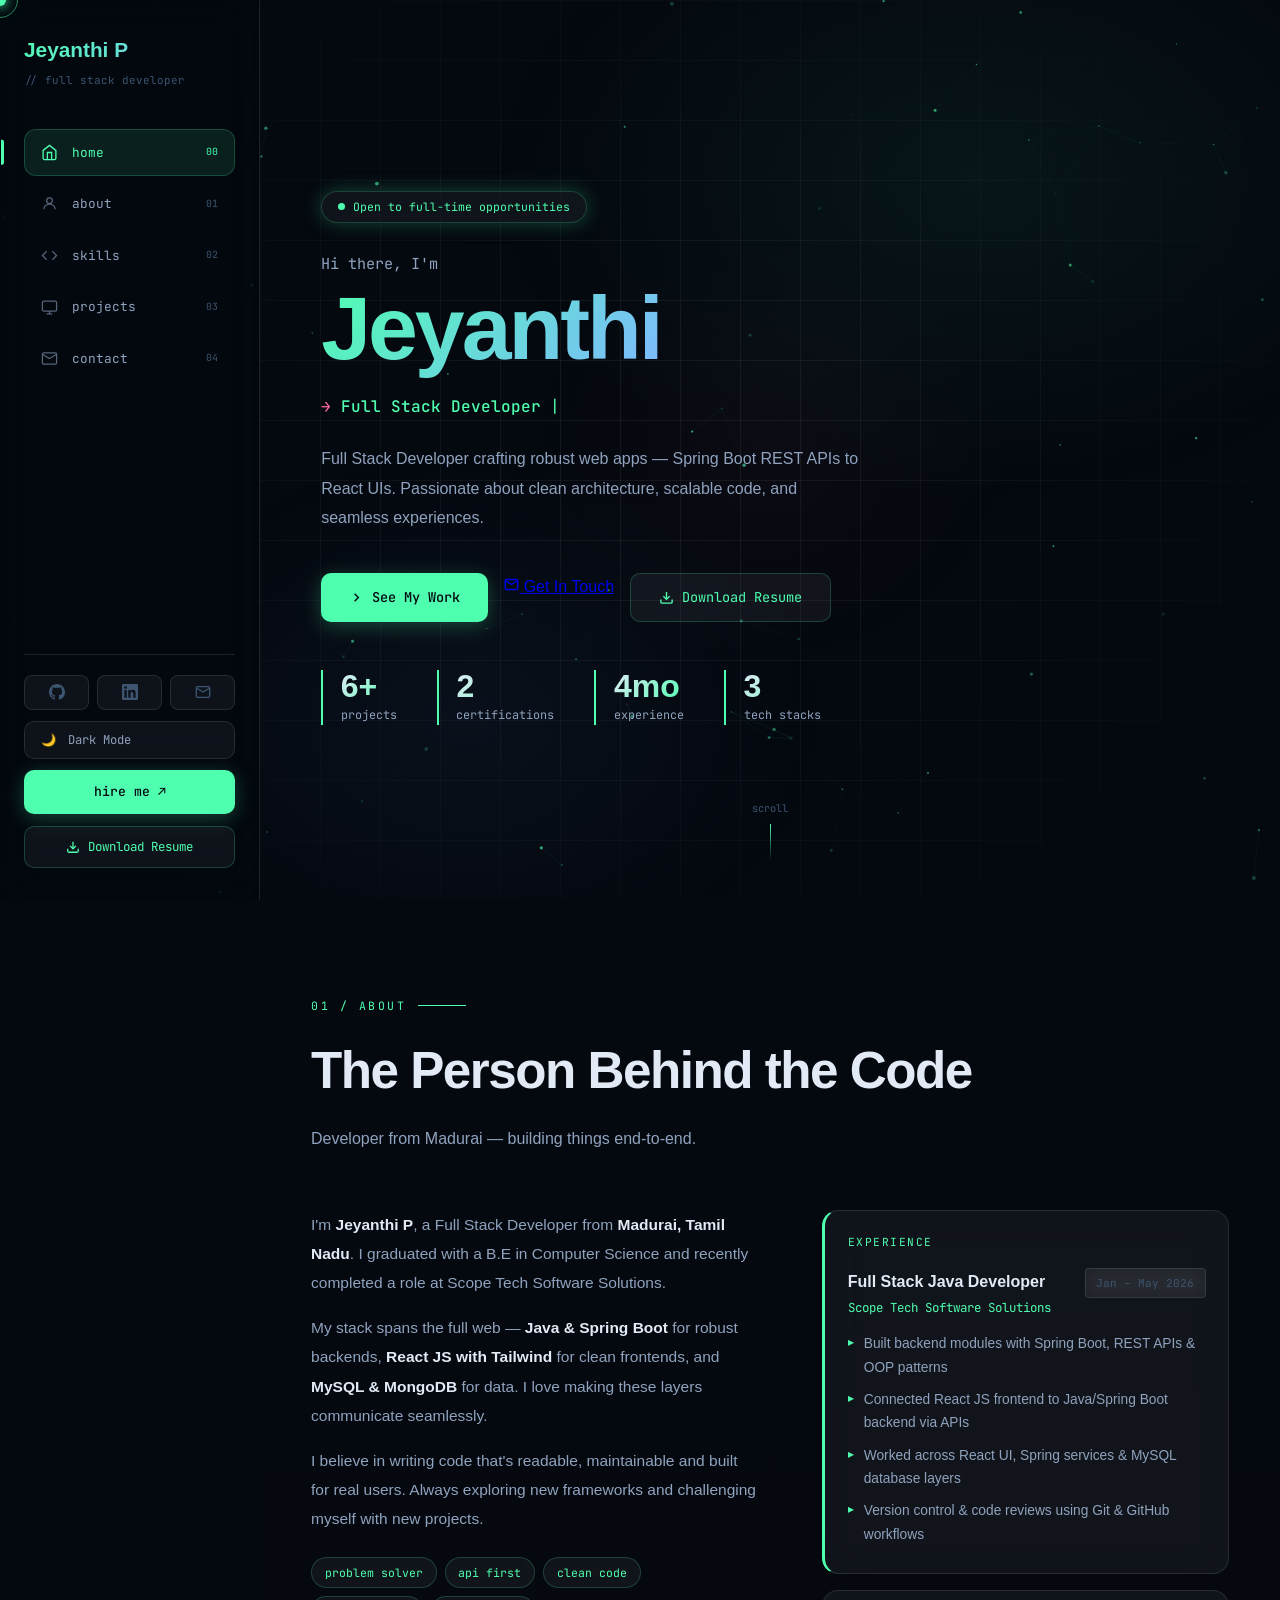
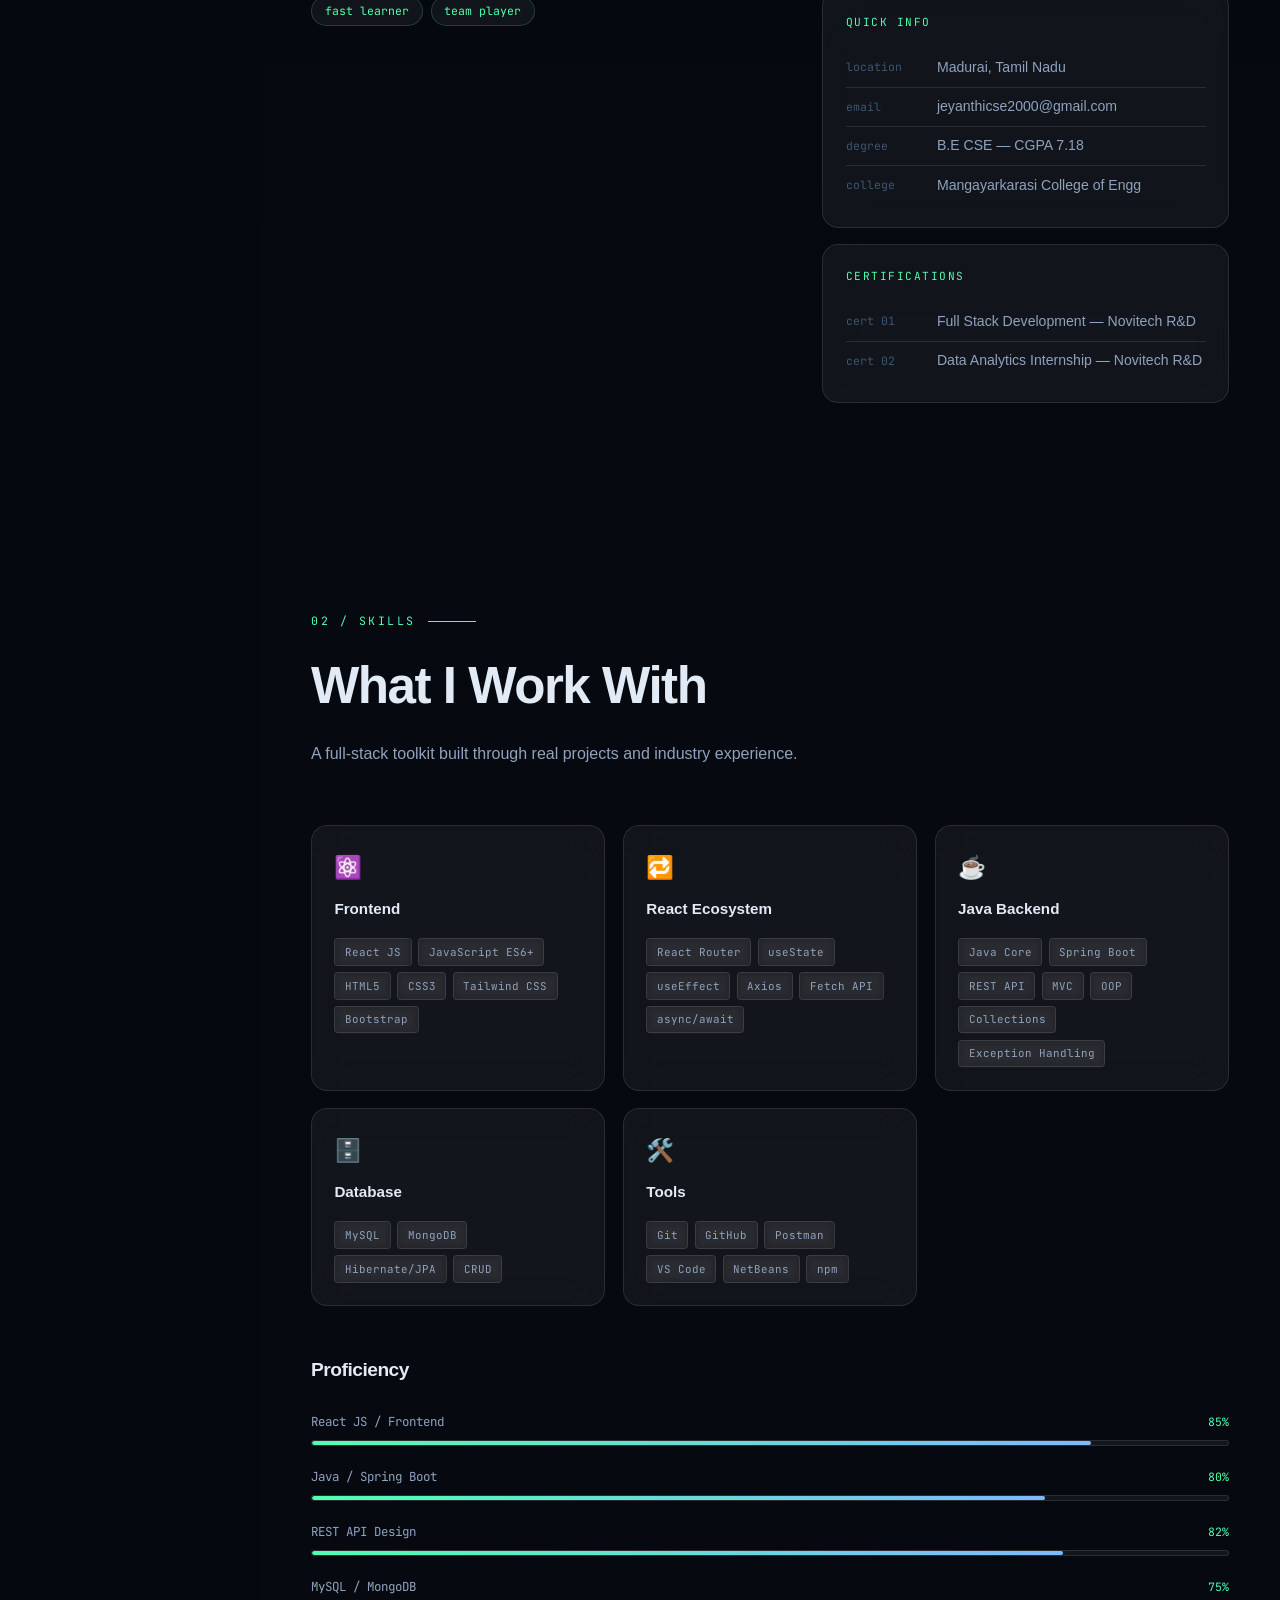
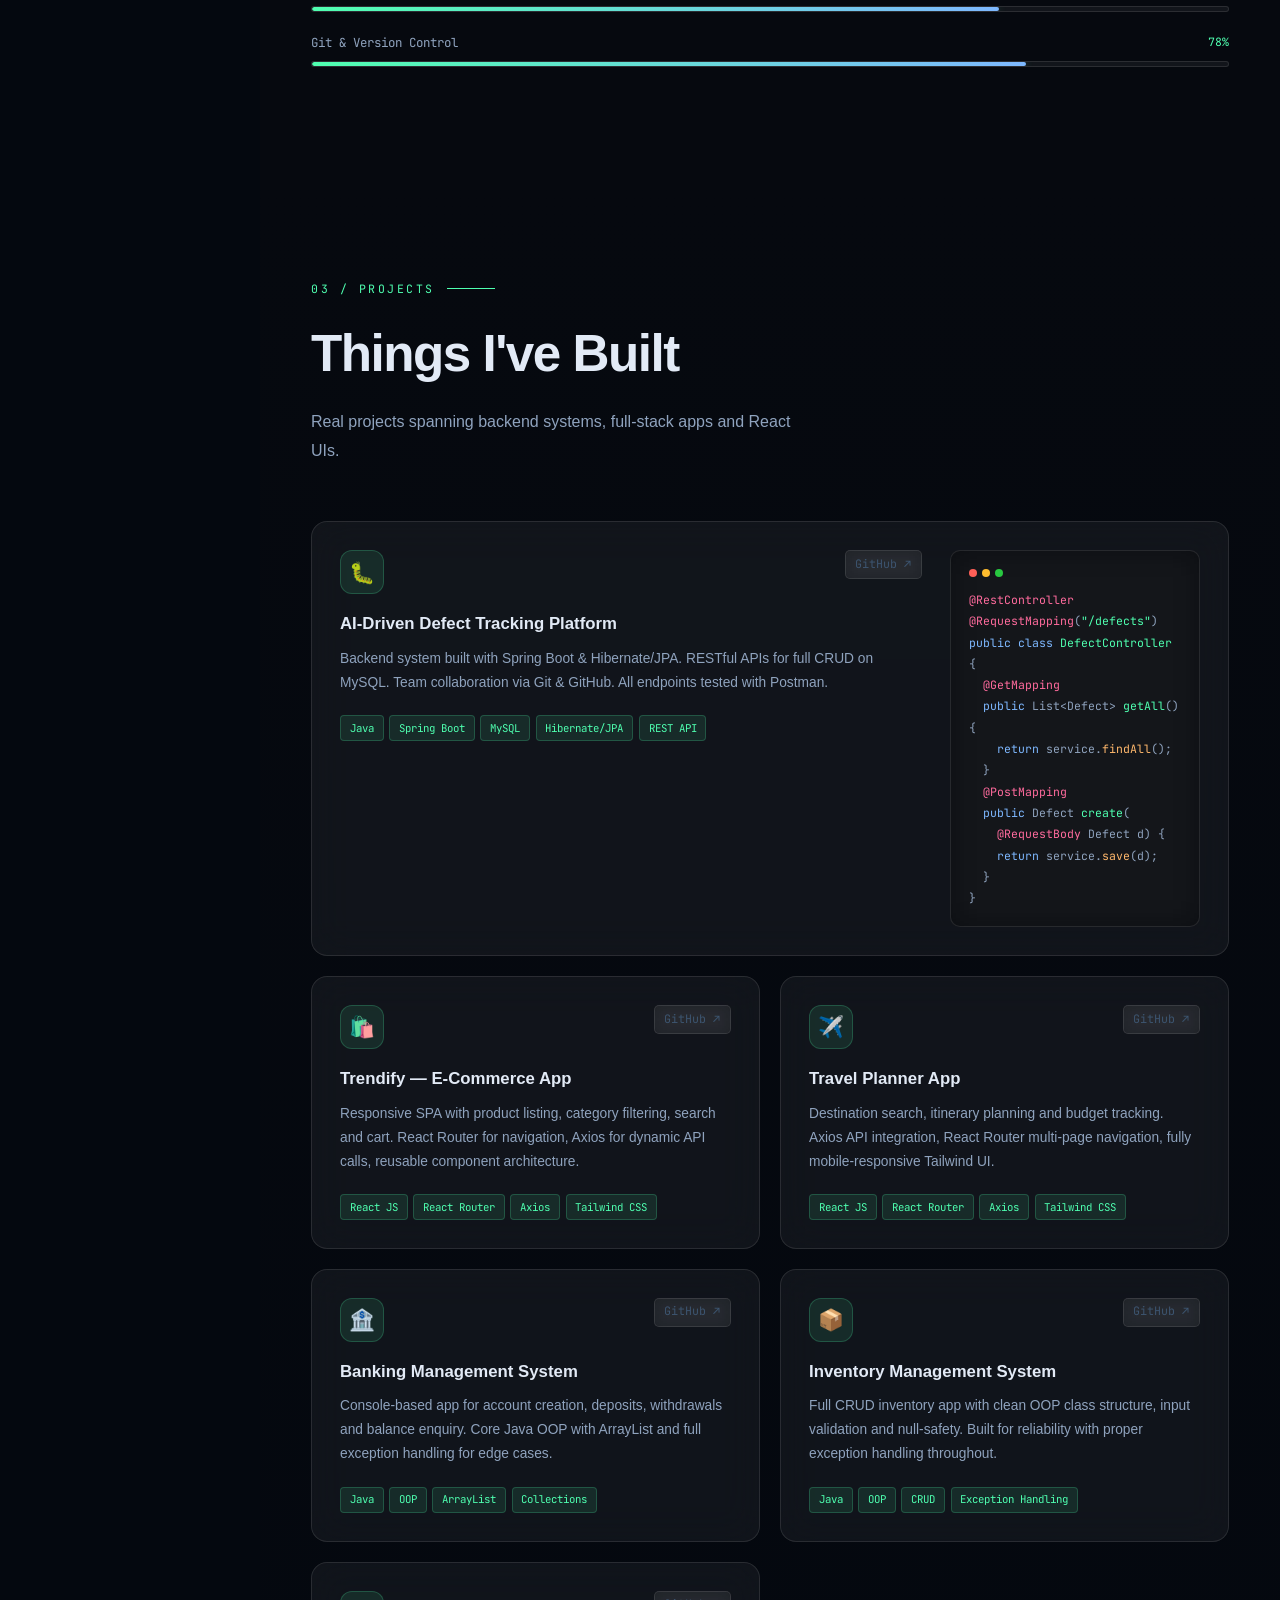
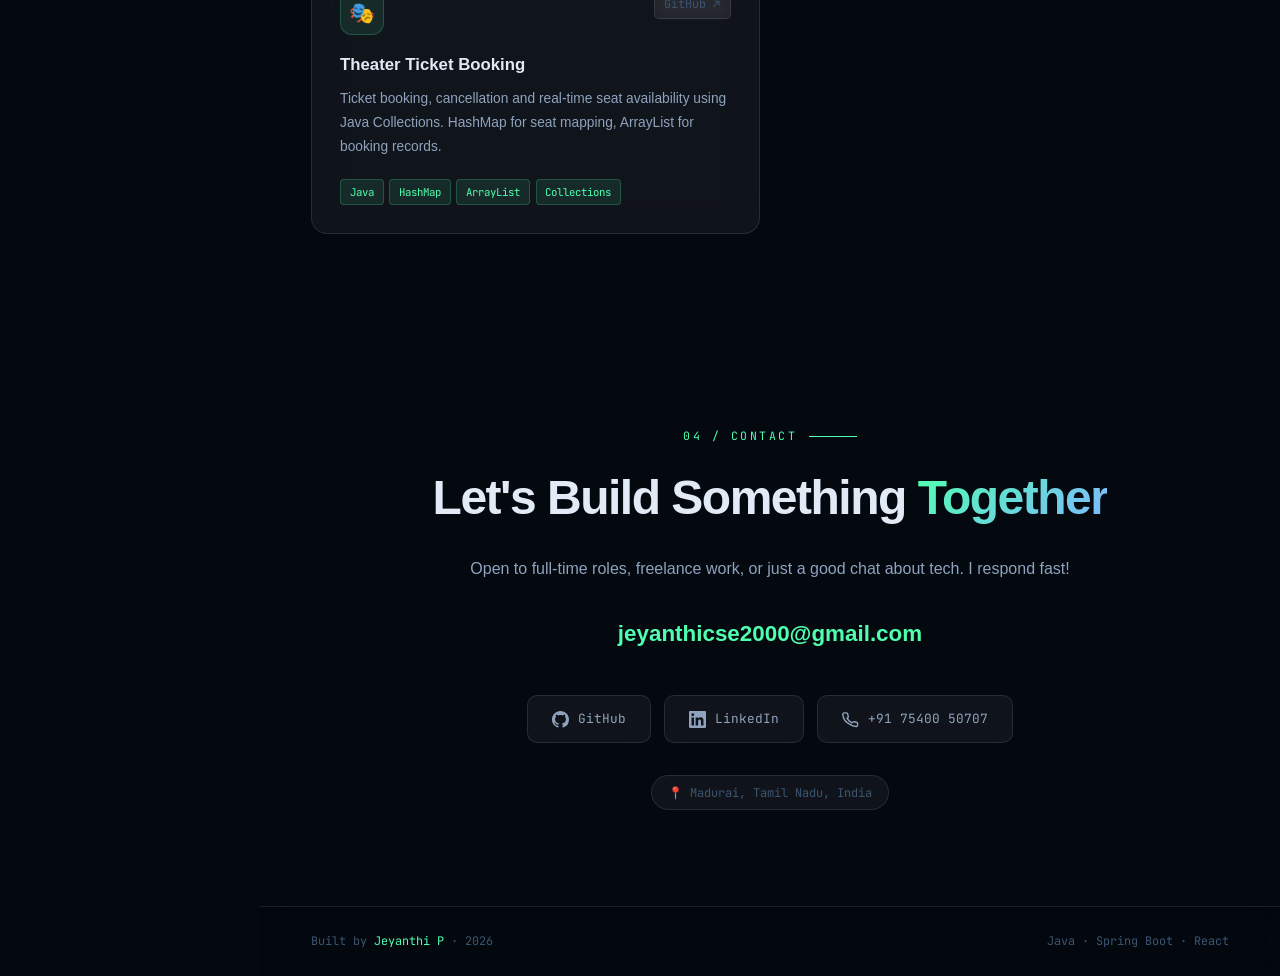
<file: index.html>
<!DOCTYPE html>
<html lang="en" data-theme="dark">
<head>
<meta charset="UTF-8"/>
<meta name="viewport" content="width=device-width, initial-scale=1.0"/>
<title>Jeyanthi — Full Stack Developer</title>
<link href="https://fonts.googleapis.com/css2?family=Clash+Display:wght@400;500;600;700&family=Cabinet+Grotesk:wght@400;500;700;800&family=JetBrains+Mono:wght@300;400;500&display=swap" rel="stylesheet"/>
<style>
*,*::before,*::after{box-sizing:border-box;margin:0;padding:0}

[data-theme="dark"]{
  --bg:#04080f;--bg2:#06090f;--bg3:#0a1020;
  --surface:rgba(255,255,255,.04);--surface2:rgba(255,255,255,.07);
  --glass:rgba(255,255,255,.05);--glass-border:rgba(255,255,255,.1);
  --glass-hover:rgba(255,255,255,.09);
  --accent:#4fffb0;--accent-dim:rgba(79,255,176,.1);--accent-glow:rgba(79,255,176,.25);
  --accent2:#7eb8ff;--accent3:#ff6b9d;
  --text:#e2eaf6;--text2:#8fa3be;--text3:#3d5570;
  --border:rgba(255,255,255,.06);--border2:rgba(79,255,176,.2);
  --shadow:rgba(0,0,0,.6);--sidebar-w:260px;
  --nav-bg:rgba(4,8,15,.7);
}
[data-theme="light"]{
  --bg:#eef2ff;--bg2:#e6eaf8;--bg3:#dde3f5;
  --surface:rgba(255,255,255,.6);--surface2:rgba(255,255,255,.8);
  --glass:rgba(255,255,255,.55);--glass-border:rgba(255,255,255,.8);
  --glass-hover:rgba(255,255,255,.75);
  --accent:#00a86b;--accent-dim:rgba(0,168,107,.1);--accent-glow:rgba(0,168,107,.2);
  --accent2:#2563eb;--accent3:#e11d7a;
  --text:#0f1c2e;--text2:#3d5068;--text3:#8fa3be;
  --border:rgba(0,0,0,.07);--border2:rgba(0,168,107,.25);
  --shadow:rgba(0,0,0,.1);--sidebar-w:260px;
  --nav-bg:rgba(238,242,255,.8);
}

html{scroll-behavior:smooth}
body{
  background:var(--bg);color:var(--text);
  font-family:'Cabinet Grotesk',sans-serif;
  line-height:1.7;overflow-x:hidden;
  transition:background .4s,color .4s;
  cursor:none;
}
::-webkit-scrollbar{width:3px}
::-webkit-scrollbar-track{background:var(--bg)}
::-webkit-scrollbar-thumb{background:var(--accent);border-radius:2px}

/* ══ CUSTOM CURSOR ══ */
#cursor{
  position:fixed;width:12px;height:12px;
  background:var(--accent);border-radius:50%;
  pointer-events:none;z-index:9999;
  transform:translate(-50%,-50%);
  transition:transform .1s,background .2s,width .2s,height .2s;
  box-shadow:0 0 12px var(--accent),0 0 24px var(--accent-glow);
}
#cursor-ring{
  position:fixed;width:36px;height:36px;
  border:1.5px solid var(--accent);border-radius:50%;
  pointer-events:none;z-index:9998;
  transform:translate(-50%,-50%);
  transition:all .12s ease;
  opacity:.5;
}
body a:hover ~ #cursor,body button:hover ~ #cursor{transform:translate(-50%,-50%) scale(1.8)}
.cursor-grow{width:40px !important;height:40px !important;background:var(--accent-dim) !important;border-radius:50% !important}
.ring-grow{width:60px !important;height:60px !important;opacity:.3 !important}

/* ══ PARTICLES ══ */
#particles{position:fixed;inset:0;z-index:0;pointer-events:none;overflow:hidden}

/* ══ PROGRESS BAR ══ */
#progress-bar{
  position:fixed;top:0;left:0;height:2px;
  background:linear-gradient(90deg,var(--accent),var(--accent2),var(--accent3));
  z-index:500;width:0%;transition:width .08s linear;
}

/* ══ SIDEBAR ══ */
#sidebar{
  position:fixed;top:0;left:0;bottom:0;
  width:var(--sidebar-w);z-index:300;
  background:var(--nav-bg);
  backdrop-filter:blur(24px);-webkit-backdrop-filter:blur(24px);
  border-right:1px solid var(--glass-border);
  display:flex;flex-direction:column;
  padding:2rem 1.5rem;
  transition:transform .4s cubic-bezier(.77,0,.175,1);
}
.sb-logo{
  font-family:'Clash Display',sans-serif;font-weight:700;font-size:1.3rem;
  background:linear-gradient(135deg,var(--accent),var(--accent2));
  -webkit-background-clip:text;-webkit-text-fill-color:transparent;
  margin-bottom:.2rem;
}
.sb-tagline{font-family:'JetBrains Mono',monospace;font-size:.68rem;color:var(--text3);margin-bottom:2.5rem}
.sb-nav{display:flex;flex-direction:column;gap:.3rem;flex:1}
.sb-link{
  display:flex;align-items:center;gap:.85rem;
  padding:.72rem 1rem;border-radius:12px;
  text-decoration:none;color:var(--text2);
  font-family:'JetBrains Mono',monospace;font-size:.8rem;
  transition:all .25s;position:relative;
  border:1px solid transparent;
  background:transparent;
}
.sb-link:hover{
  background:var(--glass);border-color:var(--glass-border);
  color:var(--accent);backdrop-filter:blur(8px);
}
.sb-link.active{
  background:var(--accent-dim);border-color:var(--border2);
  color:var(--accent);
}
.sb-link.active::before{
  content:'';position:absolute;left:-1.5rem;top:50%;
  transform:translateY(-50%);
  width:3px;height:55%;background:var(--accent);border-radius:0 2px 2px 0;
}
.sb-icon{width:17px;height:17px;opacity:.6;flex-shrink:0}
.sb-link.active .sb-icon,.sb-link:hover .sb-icon{opacity:1}
.sb-num{margin-left:auto;font-size:.62rem;color:var(--text3)}
.sb-link.active .sb-num{color:var(--accent)}
.sb-divider{height:1px;background:var(--glass-border);margin:1.2rem 0}
.sb-bottom{display:flex;flex-direction:column;gap:.7rem}
.sb-social{display:flex;gap:.5rem}
.sb-social a{
  flex:1;display:flex;align-items:center;justify-content:center;
  padding:.55rem;border-radius:8px;
  border:1px solid var(--glass-border);
  background:var(--glass);
  color:var(--text3);transition:all .2s;text-decoration:none;
  backdrop-filter:blur(8px);
}
.sb-social a:hover{border-color:var(--border2);color:var(--accent);background:var(--accent-dim)}
.sb-theme{
  display:flex;align-items:center;gap:.75rem;
  padding:.6rem 1rem;border-radius:10px;cursor:pointer;
  border:1px solid var(--glass-border);
  background:var(--glass);backdrop-filter:blur(8px);
  color:var(--text2);font-family:'JetBrains Mono',monospace;
  font-size:.76rem;transition:all .2s;width:100%;text-align:left;
}
.sb-theme:hover{border-color:var(--border2);color:var(--accent)}
.sb-hire{
  display:block;text-align:center;
  background:var(--accent);color:var(--bg);
  padding:.7rem;border-radius:10px;
  font-family:'JetBrains Mono',monospace;font-size:.82rem;
  font-weight:500;text-decoration:none;transition:all .25s;
  box-shadow:0 4px 20px var(--accent-glow);
}
.sb-hire:hover{opacity:.88;transform:translateY(-1px)}
.sb-resume{
  display:flex;align-items:center;justify-content:center;gap:.5rem;
  text-align:center;border:1px solid var(--border2);
  background:var(--glass);backdrop-filter:blur(8px);color:var(--accent);
  padding:.6rem;border-radius:10px;
  font-family:'JetBrains Mono',monospace;font-size:.78rem;
  text-decoration:none;transition:all .25s;
}
.sb-resume:hover{background:var(--accent-dim);transform:translateY(-1px)}

/* ══ TOPBAR MOBILE ══ */
#topbar{
  display:none;position:fixed;top:0;left:0;right:0;z-index:400;
  height:60px;padding:0 1.25rem;
  background:var(--nav-bg);border-bottom:1px solid var(--glass-border);
  align-items:center;justify-content:space-between;
  backdrop-filter:blur(20px);
}
.tb-logo{
  font-family:'Clash Display',sans-serif;font-weight:700;font-size:1.2rem;
  background:linear-gradient(135deg,var(--accent),var(--accent2));
  -webkit-background-clip:text;-webkit-text-fill-color:transparent;
}
.tb-right{display:flex;align-items:center;gap:.6rem}
.tb-theme{
  width:34px;height:34px;border-radius:8px;
  border:1px solid var(--glass-border);background:var(--glass);
  color:var(--accent);cursor:pointer;font-size:.9rem;
  display:flex;align-items:center;justify-content:center;transition:all .2s;
}
.hamburger{
  width:34px;height:34px;border-radius:8px;
  border:1px solid var(--border2);background:var(--accent-dim);
  cursor:pointer;display:flex;flex-direction:column;
  justify-content:center;align-items:center;gap:5px;padding:9px;transition:all .2s;
}
.hamburger span{
  display:block;width:100%;height:1.5px;
  background:var(--accent);border-radius:2px;
  transition:all .35s cubic-bezier(.77,0,.175,1);
}
.hamburger.open span:nth-child(1){transform:translateY(6.5px) rotate(45deg)}
.hamburger.open span:nth-child(2){opacity:0;transform:scaleX(0)}
.hamburger.open span:nth-child(3){transform:translateY(-6.5px) rotate(-45deg)}
#sidebar-overlay{
  display:none;position:fixed;inset:0;z-index:290;
  background:rgba(0,0,0,.6);backdrop-filter:blur(4px);
  opacity:0;transition:opacity .35s;
}
#sidebar-overlay.show{opacity:1}

/* ══ MAIN ══ */
#main{margin-left:var(--sidebar-w);position:relative;z-index:1}

/* ══ SECTIONS ══ */
section{padding:6rem 5%;position:relative}
.sec-eyebrow{
  font-family:'JetBrains Mono',monospace;font-size:.72rem;
  color:var(--accent);letter-spacing:2.5px;text-transform:uppercase;
  margin-bottom:.7rem;display:flex;align-items:center;gap:.75rem;
}
.sec-eyebrow::after{content:'';height:1px;width:48px;background:var(--accent)}
.sec-title{
  font-family:'Clash Display',sans-serif;
  font-size:clamp(2rem,4vw,3.2rem);font-weight:700;
  letter-spacing:-1.5px;color:var(--text);margin-bottom:.7rem;
}
.sec-sub{color:var(--text2);max-width:500px;line-height:1.8;margin-bottom:3.5rem}

/* ══ GLASS CARD ══ */
.glass{
  background:var(--glass);
  backdrop-filter:blur(20px);-webkit-backdrop-filter:blur(20px);
  border:1px solid var(--glass-border);
  border-radius:16px;
  transition:all .3s;
}
.glass:hover{
  background:var(--glass-hover);
  border-color:rgba(79,255,176,.2);
  box-shadow:0 8px 32px var(--shadow),0 0 0 1px rgba(79,255,176,.08);
}

/* ══ HERO ══ */
#hero{
  min-height:100vh;display:flex;align-items:center;
  padding:5rem 6% 4rem;overflow:hidden;
}
.mesh-bg{
  position:absolute;inset:0;
  background:
    radial-gradient(ellipse 80% 60% at 70% 20%,rgba(79,255,176,.06) 0%,transparent 60%),
    radial-gradient(ellipse 60% 50% at 20% 80%,rgba(126,184,255,.05) 0%,transparent 60%),
    radial-gradient(ellipse 40% 40% at 50% 50%,rgba(255,107,157,.03) 0%,transparent 60%);
  pointer-events:none;
}
.grid-lines{
  position:absolute;inset:0;
  background-image:
    linear-gradient(var(--border) 1px,transparent 1px),
    linear-gradient(90deg,var(--border) 1px,transparent 1px);
  background-size:60px 60px;
  mask-image:radial-gradient(ellipse 70% 70% at 40% 50%,black 20%,transparent 100%);
  pointer-events:none;
}
.hero-badge{
  display:inline-flex;align-items:center;gap:.5rem;
  border:1px solid var(--border2);
  background:var(--glass);backdrop-filter:blur(12px);
  padding:.35rem 1rem;border-radius:100px;
  font-family:'JetBrains Mono',monospace;font-size:.72rem;
  color:var(--accent);margin-bottom:1.75rem;
  animation:fadeUp .5s ease both;
  box-shadow:0 0 20px var(--accent-glow);
}
.badge-pulse{width:7px;height:7px;border-radius:50%;background:var(--accent);animation:pulse 2s infinite}
@keyframes pulse{0%,100%{opacity:1;transform:scale(1)}50%{opacity:.4;transform:scale(1.4)}}
.hero-hi{font-family:'JetBrains Mono',monospace;font-size:.95rem;color:var(--text2);margin-bottom:.4rem;animation:fadeUp .5s .05s ease both}
.hero-name{
  font-family:'Clash Display',sans-serif;
  font-size:clamp(3.2rem,7vw,6rem);font-weight:700;
  letter-spacing:-3px;line-height:1;color:var(--text);
  animation:fadeUp .5s .1s ease both;
}
.hero-name .g{
  background:linear-gradient(135deg,var(--accent) 0%,var(--accent2) 100%);
  -webkit-background-clip:text;-webkit-text-fill-color:transparent;
}
.hero-typed{
  display:flex;align-items:center;gap:.6rem;margin:1.25rem 0 1.5rem;
  font-family:'JetBrains Mono',monospace;font-size:1rem;color:var(--text2);
  animation:fadeUp .5s .15s ease both;
}
.typed-arrow{color:var(--accent3)}
#typed{color:var(--accent);font-weight:500}
.cursor-blink{color:var(--accent);animation:blink 1s infinite}
@keyframes blink{0%,100%{opacity:1}50%{opacity:0}}
.hero-desc{
  font-size:1rem;color:var(--text2);max-width:540px;
  line-height:1.85;margin-bottom:2.5rem;
  animation:fadeUp .5s .2s ease both;
}
.hero-btns{display:flex;gap:1rem;flex-wrap:wrap;animation:fadeUp .5s .25s ease both;margin-bottom:3rem}
.btn-p{
  background:var(--accent);color:var(--bg);
  padding:.75rem 1.75rem;border-radius:10px;
  font-family:'JetBrains Mono',monospace;font-size:.85rem;font-weight:500;
  text-decoration:none;transition:all .25s;
  display:inline-flex;align-items:center;gap:.5rem;
  box-shadow:0 4px 20px var(--accent-glow);
}
.btn-p:hover{transform:translateY(-2px);box-shadow:0 8px 32px var(--accent-glow)}
.btn-resume{
  background:var(--glass);backdrop-filter:blur(12px);
  border:1px solid var(--border2);color:var(--accent);
  padding:.75rem 1.75rem;border-radius:10px;
  font-family:'JetBrains Mono',monospace;font-size:.85rem;
  text-decoration:none;transition:all .25s;
  display:inline-flex;align-items:center;gap:.5rem;
}
.btn-resume:hover{background:var(--accent);color:var(--bg);transform:translateY(-2px);box-shadow:0 8px 32px var(--accent-glow)}
  background:var(--glass);backdrop-filter:blur(12px);
  border:1px solid var(--border2);color:var(--accent);
  padding:.75rem 1.75rem;border-radius:10px;
  font-family:'JetBrains Mono',monospace;font-size:.85rem;
  text-decoration:none;transition:all .25s;
  display:inline-flex;align-items:center;gap:.5rem;
}
.btn-g:hover{background:var(--accent-dim);transform:translateY(-2px)}
.hero-stats{display:flex;gap:2.5rem;flex-wrap:wrap;animation:fadeUp .5s .3s ease both}
.stat{border-left:2px solid var(--accent);padding-left:1.1rem}
.stat-n{
  font-family:'Clash Display',sans-serif;font-size:2rem;font-weight:700;
  background:linear-gradient(135deg,var(--text),var(--accent));
  -webkit-background-clip:text;-webkit-text-fill-color:transparent;line-height:1;
}
.stat-l{color:var(--text2);font-size:.74rem;font-family:'JetBrains Mono',monospace;margin-top:.2rem}
@keyframes fadeUp{from{opacity:0;transform:translateY(24px)}to{opacity:1;transform:translateY(0)}}
.scroll-hint{
  position:absolute;bottom:2.5rem;left:50%;transform:translateX(-50%);
  display:flex;flex-direction:column;align-items:center;gap:.4rem;
  color:var(--text3);font-family:'JetBrains Mono',monospace;font-size:.65rem;
  animation:fadeIn 1s 1.2s ease both;
}
.scroll-line{width:1px;height:36px;background:linear-gradient(var(--accent),transparent);animation:scrollAnim 1.5s ease-in-out infinite}
@keyframes scrollAnim{0%{transform:scaleY(0);transform-origin:top}50%{transform:scaleY(1);transform-origin:top}51%{transform-origin:bottom}100%{transform:scaleY(0);transform-origin:bottom}}
@keyframes fadeIn{from{opacity:0}to{opacity:1}}

/* ══ ABOUT ══ */
#about{background:linear-gradient(180deg,var(--bg) 0%,var(--bg2) 100%)}
.about-grid{display:grid;grid-template-columns:1.1fr 1fr;gap:4rem;align-items:start}
.about-p{color:var(--text2);margin-bottom:1rem;font-size:.97rem;line-height:1.88}
.about-p strong{color:var(--text);font-weight:600}
.chips{display:flex;flex-wrap:wrap;gap:.5rem;margin-top:1.5rem}
.chip{
  font-family:'JetBrains Mono',monospace;font-size:.72rem;
  color:var(--accent);background:var(--glass);
  border:1px solid var(--border2);padding:.28rem .8rem;border-radius:100px;
  backdrop-filter:blur(8px);
}
.g-card{padding:1.4rem;margin-bottom:1rem}
.card-label{
  font-family:'JetBrains Mono',monospace;font-size:.7rem;
  color:var(--accent);text-transform:uppercase;letter-spacing:1.5px;margin-bottom:1rem;
}
.exp-head{display:flex;justify-content:space-between;align-items:flex-start;margin-bottom:.6rem;gap:.75rem}
.exp-role{font-family:'Clash Display',sans-serif;font-weight:600;font-size:1rem;color:var(--text)}
.exp-co{color:var(--accent);font-family:'JetBrains Mono',monospace;font-size:.78rem;margin-top:.1rem}
.exp-date{
  font-family:'JetBrains Mono',monospace;font-size:.68rem;
  color:var(--text3);background:var(--glass);backdrop-filter:blur(8px);
  padding:.28rem .65rem;border-radius:4px;white-space:nowrap;flex-shrink:0;
  border:1px solid var(--glass-border);
}
.exp-li{list-style:none;margin-top:.6rem}
.exp-li li{color:var(--text2);font-size:.86rem;padding:.28rem 0 .28rem 1rem;position:relative}
.exp-li li::before{content:'▸';color:var(--accent);position:absolute;left:0;font-size:.75rem}
.info-row{display:flex;align-items:flex-start;gap:.7rem;padding:.45rem 0;border-bottom:1px solid var(--glass-border);font-size:.88rem}
.info-row:last-child{border-bottom:none}
.info-k{color:var(--text3);font-family:'JetBrains Mono',monospace;font-size:.72rem;min-width:80px;flex-shrink:0;padding-top:.1rem}
.info-v{color:var(--text2)}

/* ══ SKILLS ══ */
#skills{background:var(--bg2)}
.skills-grid{display:grid;grid-template-columns:repeat(auto-fit,minmax(240px,1fr));gap:1.1rem}
.sk-card{padding:1.4rem;position:relative;overflow:hidden}
.sk-card::before{
  content:'';position:absolute;top:0;left:0;right:0;height:2px;
  background:linear-gradient(90deg,var(--accent),var(--accent2));
  transform:scaleX(0);transform-origin:left;transition:transform .35s;
}
.sk-card:hover::before{transform:scaleX(1)}
.sk-card:hover{transform:translateY(-4px);box-shadow:0 16px 40px var(--shadow)}
.sk-icon{font-size:1.4rem;margin-bottom:.6rem}
.sk-title{font-family:'Clash Display',sans-serif;font-weight:600;font-size:.95rem;color:var(--text);margin-bottom:1rem}
.tags{display:flex;flex-wrap:wrap;gap:.4rem}
.tag{
  font-family:'JetBrains Mono',monospace;font-size:.68rem;
  background:var(--glass);border:1px solid var(--glass-border);
  color:var(--text2);padding:.22rem .6rem;border-radius:4px;
  transition:all .2s;backdrop-filter:blur(4px);
}
.tag:hover{border-color:var(--accent);color:var(--accent);background:var(--accent-dim)}

/* ══ SKILL BARS ══ */
.skill-bars{margin-top:3rem}
.skill-bar-title{
  font-family:'Clash Display',sans-serif;font-weight:700;font-size:1.2rem;
  color:var(--text);margin-bottom:1.5rem;letter-spacing:-.5px;
}
.bar-item{margin-bottom:1.25rem}
.bar-top{display:flex;justify-content:space-between;align-items:center;margin-bottom:.5rem}
.bar-label{font-family:'JetBrains Mono',monospace;font-size:.78rem;color:var(--text2)}
.bar-pct{font-family:'JetBrains Mono',monospace;font-size:.72rem;color:var(--accent)}
.bar-track{
  height:6px;border-radius:100px;
  background:var(--glass);border:1px solid var(--glass-border);overflow:hidden;
}
.bar-fill{
  height:100%;border-radius:100px;width:0%;
  background:linear-gradient(90deg,var(--accent),var(--accent2));
  transition:width 1.2s cubic-bezier(.4,0,.2,1);
  box-shadow:0 0 8px var(--accent-glow);
}

/* ══ PROJECTS ══ */
#projects{background:linear-gradient(180deg,var(--bg2) 0%,var(--bg) 100%)}
.proj-grid{display:grid;grid-template-columns:repeat(auto-fit,minmax(320px,1fr));gap:1.25rem}
.proj-card{
  padding:1.75rem;display:flex;flex-direction:column;
  transition:all .3s;
}
.proj-card:hover{transform:translateY(-6px);box-shadow:0 24px 60px var(--shadow)}
.proj-top{display:flex;justify-content:space-between;align-items:flex-start;margin-bottom:1rem}
.proj-emoji{
  width:44px;height:44px;border-radius:12px;
  background:var(--accent-dim);border:1px solid var(--border2);
  display:flex;align-items:center;justify-content:center;font-size:1.3rem;
}
.proj-gh{
  color:var(--text3);font-family:'JetBrains Mono',monospace;font-size:.73rem;
  text-decoration:none;border:1px solid var(--glass-border);
  background:var(--glass);backdrop-filter:blur(8px);
  padding:.22rem .6rem;border-radius:5px;transition:all .2s;
}
.proj-gh:hover{color:var(--accent);border-color:var(--border2);background:var(--accent-dim)}
.proj-name{font-family:'Clash Display',sans-serif;font-weight:600;font-size:1.05rem;color:var(--text);margin-bottom:.5rem}
.proj-desc{color:var(--text2);font-size:.86rem;line-height:1.75;flex:1;margin-bottom:1.25rem}
.proj-stack{display:flex;flex-wrap:wrap;gap:.35rem;margin-top:auto}
.pt{
  font-family:'JetBrains Mono',monospace;font-size:.67rem;
  color:var(--accent);background:var(--accent-dim);
  border:1px solid var(--border2);padding:.18rem .55rem;border-radius:4px;
}
.proj-card.feat{grid-column:span 2;flex-direction:row;gap:1.75rem}
.feat-body{flex:1}
.feat-code{
  width:250px;flex-shrink:0;
  background:rgba(0,0,0,.3);backdrop-filter:blur(16px);
  border:1px solid var(--glass-border);border-radius:10px;
  padding:1.1rem;font-family:'JetBrains Mono',monospace;
  font-size:.72rem;line-height:1.85;color:var(--text2);
}
.fc-bar{display:flex;gap:5px;margin-bottom:.75rem}
.fc-dot{width:8px;height:8px;border-radius:50%}
.fc-r{background:#ff5f57}.fc-y{background:#febc2e}.fc-g{background:#28c840}
.hg{color:#4fffb0}.hb{color:#7eb8ff}.hp{color:#ff6b9d}.ho{color:#ffb86c}

/* ══ CONTACT ══ */
#contact{background:var(--bg)}
.contact-wrap{max-width:680px;margin:0 auto;text-align:center}
.contact-big{
  font-family:'Clash Display',sans-serif;
  font-size:clamp(1.75rem,4vw,3rem);font-weight:700;
  letter-spacing:-1.5px;color:var(--text);margin-bottom:1rem;
}
.contact-big span{background:linear-gradient(135deg,var(--accent),var(--accent2));-webkit-background-clip:text;-webkit-text-fill-color:transparent}
.contact-sub{color:var(--text2);line-height:1.8;margin-bottom:2rem}
.contact-email{
  display:inline-block;font-family:'Clash Display',sans-serif;
  font-size:1.4rem;font-weight:700;color:var(--accent);
  text-decoration:none;border-bottom:2px solid transparent;
  transition:border-color .25s;margin-bottom:2.5rem;
}
.contact-email:hover{border-color:var(--accent)}
.c-links{display:flex;justify-content:center;flex-wrap:wrap;gap:.85rem;margin-bottom:2rem}
.c-link{
  display:flex;align-items:center;gap:.55rem;
  border:1px solid var(--glass-border);border-radius:10px;
  padding:.75rem 1.5rem;color:var(--text2);text-decoration:none;
  font-family:'JetBrains Mono',monospace;font-size:.8rem;
  transition:all .25s;
  background:var(--glass);backdrop-filter:blur(12px);
}
.c-link:hover{border-color:var(--border2);color:var(--accent);transform:translateY(-2px);box-shadow:0 8px 24px var(--shadow)}
.loc-badge{
  display:inline-flex;align-items:center;gap:.5rem;
  color:var(--text3);font-family:'JetBrains Mono',monospace;font-size:.75rem;
  background:var(--glass);border:1px solid var(--glass-border);
  padding:.4rem 1rem;border-radius:100px;backdrop-filter:blur(8px);
}

/* ══ FOOTER ══ */
footer{
  border-top:1px solid var(--glass-border);
  padding:1.5rem 5%;
  display:flex;justify-content:space-between;align-items:center;
  color:var(--text3);font-family:'JetBrains Mono',monospace;font-size:.74rem;
  background:var(--nav-bg);backdrop-filter:blur(16px);
}
footer span{color:var(--accent)}

/* ══ REVEAL ══ */
.reveal{opacity:0;transform:translateY(22px);transition:opacity .6s ease,transform .6s ease}
.reveal.show{opacity:1;transform:translateY(0)}
.reveal-left{opacity:0;transform:translateX(-30px);transition:opacity .6s ease,transform .6s ease}
.reveal-left.show{opacity:1;transform:translateX(0)}
.reveal-right{opacity:0;transform:translateX(30px);transition:opacity .6s ease,transform .6s ease}
.reveal-right.show{opacity:1;transform:translateX(0)}

/* ══ RESPONSIVE ══ */
@media(max-width:1024px){:root,[data-theme="dark"],[data-theme="light"]{--sidebar-w:220px}}
@media(max-width:860px){
  .about-grid{grid-template-columns:1fr}
  .proj-card.feat{grid-column:span 1;flex-direction:column}
  .feat-code{width:100%}
}
@media(max-width:768px){
  #sidebar{transform:translateX(-100%)}
  #sidebar.open{transform:translateX(0)}
  #sidebar-overlay{display:block}
  #topbar{display:flex}
  #main{margin-left:0;padding-top:60px}
  #progress-bar{top:60px}
  .proj-grid{grid-template-columns:1fr}
  footer{flex-direction:column;gap:.5rem;text-align:center}
  .hero-name{letter-spacing:-2px}
  body{cursor:auto}
  #cursor,#cursor-ring{display:none}
}
</style>
</head>
<body>

<!-- CUSTOM CURSOR -->
<div id="cursor"></div>
<div id="cursor-ring"></div>

<!-- PARTICLES -->
<canvas id="particles"></canvas>

<div id="progress-bar"></div>
<div id="sidebar-overlay"></div>

<!-- ═══ SIDEBAR ═══ -->
<aside id="sidebar">
  <div class="sb-logo">Jeyanthi P</div>
  <div class="sb-tagline">// full stack developer</div>
  <nav class="sb-nav">
    <a href="#hero" class="sb-link active">
      <svg class="sb-icon" viewBox="0 0 24 24" fill="none" stroke="currentColor" stroke-width="1.8"><path d="M3 9l9-7 9 7v11a2 2 0 0 1-2 2H5a2 2 0 0 1-2-2z"/><polyline points="9 22 9 12 15 12 15 22"/></svg>
      home<span class="sb-num">00</span>
    </a>
    <a href="#about" class="sb-link">
      <svg class="sb-icon" viewBox="0 0 24 24" fill="none" stroke="currentColor" stroke-width="1.8"><circle cx="12" cy="8" r="4"/><path d="M4 20c0-4 3.6-7 8-7s8 3 8 7"/></svg>
      about<span class="sb-num">01</span>
    </a>
    <a href="#skills" class="sb-link">
      <svg class="sb-icon" viewBox="0 0 24 24" fill="none" stroke="currentColor" stroke-width="1.8"><polyline points="16 18 22 12 16 6"/><polyline points="8 6 2 12 8 18"/></svg>
      skills<span class="sb-num">02</span>
    </a>
    <a href="#projects" class="sb-link">
      <svg class="sb-icon" viewBox="0 0 24 24" fill="none" stroke="currentColor" stroke-width="1.8"><rect x="2" y="3" width="20" height="14" rx="2"/><path d="M8 21h8M12 17v4"/></svg>
      projects<span class="sb-num">03</span>
    </a>
    <a href="#contact" class="sb-link">
      <svg class="sb-icon" viewBox="0 0 24 24" fill="none" stroke="currentColor" stroke-width="1.8"><path d="M4 4h16c1.1 0 2 .9 2 2v12c0 1.1-.9 2-2 2H4c-1.1 0-2-.9-2-2V6c0-1.1.9-2 2-2z"/><polyline points="22,6 12,12 2,6"/></svg>
      contact<span class="sb-num">04</span>
    </a>
  </nav>
  <div class="sb-divider"></div>
  <div class="sb-bottom">
    <div class="sb-social">
      <a href="https://github.com/Jayanthi2000" onclick="window.open('https://github.com/Jayanthi2000','_blank');return false;" title="GitHub">
        <svg width="16" height="16" viewBox="0 0 24 24" fill="currentColor"><path d="M12 0C5.37 0 0 5.37 0 12c0 5.31 3.435 9.795 8.205 11.385.6.105.825-.255.825-.57 0-.285-.015-1.23-.015-2.235-3.015.555-3.795-.735-4.035-1.41-.135-.345-.72-1.41-1.23-1.695-.42-.225-1.02-.78-.015-.795.945-.015 1.62.87 1.845 1.23 1.08 1.815 2.805 1.305 3.495.99.105-.78.42-1.305.765-1.605-2.67-.3-5.46-1.335-5.46-5.925 0-1.305.465-2.385 1.23-3.225-.12-.3-.54-1.53.12-3.18 0 0 1.005-.315 3.3 1.23.96-.27 1.98-.405 3-.405s2.04.135 3 .405c2.295-1.56 3.3-1.23 3.3-1.23.66 1.65.24 2.88.12 3.18.765.84 1.23 1.905 1.23 3.225 0 4.605-2.805 5.625-5.475 5.925.435.375.81 1.095.81 2.22 0 1.605-.015 2.895-.015 3.3 0 .315.225.69.825.57A12.02 12.02 0 0 0 24 12c0-6.63-5.37-12-12-12z"/></svg>
      </a>
      <a href="https://www.linkedin.com/in/jeyanthi-p-738190259" onclick="window.open('https://www.linkedin.com/in/jeyanthi-p-738190259','_blank');return false;" title="LinkedIn">
        <svg width="16" height="16" viewBox="0 0 24 24" fill="currentColor"><path d="M20.447 20.452h-3.554v-5.569c0-1.328-.027-3.037-1.852-3.037-1.853 0-2.136 1.445-2.136 2.939v5.667H9.351V9h3.414v1.561h.046c.477-.9 1.637-1.85 3.37-1.85 3.601 0 4.267 2.37 4.267 5.455v6.286zM5.337 7.433a2.062 2.062 0 0 1-2.063-2.065 2.064 2.064 0 1 1 2.063 2.065zm1.782 13.019H3.555V9h3.564v11.452zM22.225 0H1.771C.792 0 0 .774 0 1.729v20.542C0 23.227.792 24 1.771 24h20.451C23.2 24 24 23.227 24 22.271V1.729C24 .774 23.2 0 22.222 0h.003z"/></svg>
      </a>
      <a href="mailto:jeyanthicse2000@gmail.com" onclick="window.location.href='mailto:jeyanthicse2000@gmail.com';return false;" title="Email">
        <svg width="16" height="16" viewBox="0 0 24 24" fill="none" stroke="currentColor" stroke-width="2"><path d="M4 4h16c1.1 0 2 .9 2 2v12c0 1.1-.9 2-2 2H4c-1.1 0-2-.9-2-2V6c0-1.1.9-2 2-2z"/><polyline points="22,6 12,12 2,6"/></svg>
      </a>
    </div>
    <button class="sb-theme" id="themeToggle">
      <span id="themeIcon">🌙</span><span id="themeLabel">Dark Mode</span>
    </button>
    <a href="mailto:jeyanthicse2000@gmail.com" onclick="window.location.href='mailto:jeyanthicse2000@gmail.com';return false;" class="sb-hire">hire me ↗</a>
    <a href="resume.pdf" download="Jeyanthi_FullStack_Developer_Resume.pdf" class="sb-resume">
      <svg width="14" height="14" viewBox="0 0 24 24" fill="none" stroke="currentColor" stroke-width="2.2"><path d="M21 15v4a2 2 0 0 1-2 2H5a2 2 0 0 1-2-2v-4"/><polyline points="7 10 12 15 17 10"/><line x1="12" y1="15" x2="12" y2="3"/></svg>
      Download Resume
    </a>
  </div>
</aside>

<!-- TOPBAR MOBILE -->
<div id="topbar">
  <div class="tb-logo">Jeyanthi Studio</div>
  <div class="tb-right">
    <button class="tb-theme" id="themeToggleMob">🌙</button>
    <div class="hamburger" id="hamburger"><span></span><span></span><span></span></div>
  </div>
</div>

<div id="main">

<!-- HERO -->
<section id="hero">
  <div class="mesh-bg"></div>
  <div class="grid-lines"></div>
  <div style="position:relative;z-index:1;max-width:720px">
    <div class="hero-badge"><span class="badge-pulse"></span>Open to full-time opportunities</div>
    <p class="hero-hi">Hi there, I'm</p>
    <h1 class="hero-name"><span class="g">Jeyanthi</span></h1>
    <div class="hero-typed">
      <span class="typed-arrow">→</span>
      <span id="typed"></span><span class="cursor-blink">|</span>
    </div>
    <p class="hero-desc">Full Stack Developer crafting robust web apps — Spring Boot REST APIs to React UIs. Passionate about clean architecture, scalable code, and seamless experiences.</p>
    <div class="hero-btns">
      <a href="#projects" class="btn-p">
        <svg width="15" height="15" viewBox="0 0 24 24" fill="none" stroke="currentColor" stroke-width="2.2"><path d="M9 18l6-6-6-6"/></svg>
        See My Work
      </a>
      <a href="mailto:jeyanthicse2000@gmail.com" onclick="window.location.href='mailto:jeyanthicse2000@gmail.com';return false;" class="btn-g">
        <svg width="15" height="15" viewBox="0 0 24 24" fill="none" stroke="currentColor" stroke-width="2.2"><path d="M4 4h16c1.1 0 2 .9 2 2v12c0 1.1-.9 2-2 2H4c-1.1 0-2-.9-2-2V6c0-1.1.9-2 2-2z"/><polyline points="22,6 12,12 2,6"/></svg>
        Get In Touch
      </a>
      <a href="resume.pdf" download="Jeyanthi_FullStack_Developer_Resume.pdf" class="btn-resume">
        <svg width="15" height="15" viewBox="0 0 24 24" fill="none" stroke="currentColor" stroke-width="2.2"><path d="M21 15v4a2 2 0 0 1-2 2H5a2 2 0 0 1-2-2v-4"/><polyline points="7 10 12 15 17 10"/><line x1="12" y1="15" x2="12" y2="3"/></svg>
        Download Resume
      </a>
    </div>
    <div class="hero-stats">
      <div class="stat"><div class="stat-n">6+</div><div class="stat-l">projects</div></div>
      <div class="stat"><div class="stat-n">2</div><div class="stat-l">certifications</div></div>
      <div class="stat"><div class="stat-n">4mo</div><div class="stat-l">experience</div></div>
      <div class="stat"><div class="stat-n">3</div><div class="stat-l">tech stacks</div></div>
    </div>
  </div>
  <div class="scroll-hint"><span>scroll</span><div class="scroll-line"></div></div>
</section>

<!-- ABOUT -->
<section id="about">
  <div class="reveal">
    <div class="sec-eyebrow">01 / about</div>
    <h2 class="sec-title">The Person Behind the Code</h2>
    <p class="sec-sub">Developer from Madurai — building things end-to-end.</p>
  </div>
  <div class="about-grid">
    <div class="reveal-left">
      <p class="about-p">I'm <strong>Jeyanthi P</strong>, a Full Stack Developer from <strong>Madurai, Tamil Nadu</strong>. I graduated with a B.E in Computer Science and recently completed a role at Scope Tech Software Solutions.</p>
      <p class="about-p">My stack spans the full web — <strong>Java & Spring Boot</strong> for robust backends, <strong>React JS with Tailwind</strong> for clean frontends, and <strong>MySQL & MongoDB</strong> for data. I love making these layers communicate seamlessly.</p>
      <p class="about-p">I believe in writing code that's readable, maintainable and built for real users. Always exploring new frameworks and challenging myself with new projects.</p>
      <div class="chips">
        <span class="chip">problem solver</span><span class="chip">api first</span>
        <span class="chip">clean code</span><span class="chip">fast learner</span><span class="chip">team player</span>
      </div>
    </div>
    <div class="reveal-right">
      <div class="glass g-card" style="border-left:3px solid var(--accent)">
        <div class="card-label">Experience</div>
        <div class="exp-head">
          <div>
            <div class="exp-role">Full Stack Java Developer</div>
            <div class="exp-co">Scope Tech Software Solutions</div>
          </div>
          <div class="exp-date">Jan – May 2026</div>
        </div>
        <ul class="exp-li">
          <li>Built backend modules with Spring Boot, REST APIs & OOP patterns</li>
          <li>Connected React JS frontend to Java/Spring Boot backend via APIs</li>
          <li>Worked across React UI, Spring services & MySQL database layers</li>
          <li>Version control & code reviews using Git & GitHub workflows</li>
        </ul>
      </div>
      <div class="glass g-card">
        <div class="card-label">Quick Info</div>
        <div class="info-row"><span class="info-k">location</span><span class="info-v">Madurai, Tamil Nadu</span></div>
        <div class="info-row"><span class="info-k">email</span><span class="info-v">jeyanthicse2000@gmail.com</span></div>
        <div class="info-row"><span class="info-k">degree</span><span class="info-v">B.E CSE — CGPA 7.18</span></div>
        <div class="info-row"><span class="info-k">college</span><span class="info-v">Mangayarkarasi College of Engg</span></div>
      </div>
      <div class="glass g-card">
        <div class="card-label">Certifications</div>
        <div class="info-row"><span class="info-k">cert 01</span><span class="info-v">Full Stack Development — Novitech R&D</span></div>
        <div class="info-row"><span class="info-k">cert 02</span><span class="info-v">Data Analytics Internship — Novitech R&D</span></div>
      </div>
    </div>
  </div>
</section>

<!-- SKILLS -->
<section id="skills">
  <div class="reveal">
    <div class="sec-eyebrow">02 / skills</div>
    <h2 class="sec-title">What I Work With</h2>
    <p class="sec-sub">A full-stack toolkit built through real projects and industry experience.</p>
  </div>
  <div class="skills-grid">
    <div class="glass sk-card reveal"><div class="sk-icon">⚛️</div><div class="sk-title">Frontend</div><div class="tags"><span class="tag">React JS</span><span class="tag">JavaScript ES6+</span><span class="tag">HTML5</span><span class="tag">CSS3</span><span class="tag">Tailwind CSS</span><span class="tag">Bootstrap</span></div></div>
    <div class="glass sk-card reveal"><div class="sk-icon">🔁</div><div class="sk-title">React Ecosystem</div><div class="tags"><span class="tag">React Router</span><span class="tag">useState</span><span class="tag">useEffect</span><span class="tag">Axios</span><span class="tag">Fetch API</span><span class="tag">async/await</span></div></div>
    <div class="glass sk-card reveal"><div class="sk-icon">☕</div><div class="sk-title">Java Backend</div><div class="tags"><span class="tag">Java Core</span><span class="tag">Spring Boot</span><span class="tag">REST API</span><span class="tag">MVC</span><span class="tag">OOP</span><span class="tag">Collections</span><span class="tag">Exception Handling</span></div></div>
    <div class="glass sk-card reveal"><div class="sk-icon">🗄️</div><div class="sk-title">Database</div><div class="tags"><span class="tag">MySQL</span><span class="tag">MongoDB</span><span class="tag">Hibernate/JPA</span><span class="tag">CRUD</span></div></div>
    <div class="glass sk-card reveal"><div class="sk-icon">🛠️</div><div class="sk-title">Tools</div><div class="tags"><span class="tag">Git</span><span class="tag">GitHub</span><span class="tag">Postman</span><span class="tag">VS Code</span><span class="tag">NetBeans</span><span class="tag">npm</span></div></div>
  </div>

  <!-- SKILL BARS -->
  <div class="skill-bars reveal" style="margin-top:3rem">
    <div class="skill-bar-title">Proficiency</div>
    <div class="bar-item">
      <div class="bar-top"><span class="bar-label">React JS / Frontend</span><span class="bar-pct">85%</span></div>
      <div class="bar-track"><div class="bar-fill" data-width="85"></div></div>
    </div>
    <div class="bar-item">
      <div class="bar-top"><span class="bar-label">Java / Spring Boot</span><span class="bar-pct">80%</span></div>
      <div class="bar-track"><div class="bar-fill" data-width="80"></div></div>
    </div>
    <div class="bar-item">
      <div class="bar-top"><span class="bar-label">REST API Design</span><span class="bar-pct">82%</span></div>
      <div class="bar-track"><div class="bar-fill" data-width="82"></div></div>
    </div>
    <div class="bar-item">
      <div class="bar-top"><span class="bar-label">MySQL / MongoDB</span><span class="bar-pct">75%</span></div>
      <div class="bar-track"><div class="bar-fill" data-width="75"></div></div>
    </div>
    <div class="bar-item">
      <div class="bar-top"><span class="bar-label">Git & Version Control</span><span class="bar-pct">78%</span></div>
      <div class="bar-track"><div class="bar-fill" data-width="78"></div></div>
    </div>
  </div>
</section>

<!-- PROJECTS -->
<section id="projects">
  <div class="reveal">
    <div class="sec-eyebrow">03 / projects</div>
    <h2 class="sec-title">Things I've Built</h2>
    <p class="sec-sub">Real projects spanning backend systems, full-stack apps and React UIs.</p>
  </div>
  <div class="proj-grid">
    <div class="glass proj-card feat reveal">
      <div class="feat-body">
        <div class="proj-top">
          <div class="proj-emoji">🐛</div>
          <a href="https://github.com/Jayanthi2000" onclick="window.open('https://github.com/Jayanthi2000','_blank');return false;" class="proj-gh">GitHub ↗</a>
        </div>
        <div class="proj-name">AI-Driven Defect Tracking Platform</div>
        <div class="proj-desc">Backend system built with Spring Boot & Hibernate/JPA. RESTful APIs for full CRUD on MySQL. Team collaboration via Git & GitHub. All endpoints tested with Postman.</div>
        <div class="proj-stack"><span class="pt">Java</span><span class="pt">Spring Boot</span><span class="pt">MySQL</span><span class="pt">Hibernate/JPA</span><span class="pt">REST API</span></div>
      </div>
      <div class="feat-code">
        <div class="fc-bar"><div class="fc-dot fc-r"></div><div class="fc-dot fc-y"></div><div class="fc-dot fc-g"></div></div>
        <div><span class="hp">@RestController</span></div>
        <div><span class="hp">@RequestMapping</span>(<span class="hg">"/defects"</span>)</div>
        <div><span class="hb">public class</span> <span class="hg">DefectController</span> {</div>
        <div>&nbsp;&nbsp;<span class="hp">@GetMapping</span></div>
        <div>&nbsp;&nbsp;<span class="hb">public</span> List&lt;Defect&gt; <span class="hg">getAll</span>() {</div>
        <div>&nbsp;&nbsp;&nbsp;&nbsp;<span class="hb">return</span> service.<span class="ho">findAll</span>();</div>
        <div>&nbsp;&nbsp;}</div>
        <div>&nbsp;&nbsp;<span class="hp">@PostMapping</span></div>
        <div>&nbsp;&nbsp;<span class="hb">public</span> Defect <span class="hg">create</span>(</div>
        <div>&nbsp;&nbsp;&nbsp;&nbsp;<span class="hp">@RequestBody</span> Defect d) {</div>
        <div>&nbsp;&nbsp;&nbsp;&nbsp;<span class="hb">return</span> service.<span class="ho">save</span>(d);</div>
        <div>&nbsp;&nbsp;}</div>
        <div>}</div>
      </div>
    </div>
    <div class="glass proj-card reveal">
      <div class="proj-top"><div class="proj-emoji">🛍️</div><a href="https://github.com/Jayanthi2000" onclick="window.open('https://github.com/Jayanthi2000','_blank');return false;" class="proj-gh">GitHub ↗</a></div>
      <div class="proj-name">Trendify — E-Commerce App</div>
      <div class="proj-desc">Responsive SPA with product listing, category filtering, search and cart. React Router for navigation, Axios for dynamic API calls, reusable component architecture.</div>
      <div class="proj-stack"><span class="pt">React JS</span><span class="pt">React Router</span><span class="pt">Axios</span><span class="pt">Tailwind CSS</span></div>
    </div>
    <div class="glass proj-card reveal">
      <div class="proj-top"><div class="proj-emoji">✈️</div><a href="https://github.com/Jayanthi2000" onclick="window.open('https://github.com/Jayanthi2000','_blank');return false;" class="proj-gh">GitHub ↗</a></div>
      <div class="proj-name">Travel Planner App</div>
      <div class="proj-desc">Destination search, itinerary planning and budget tracking. Axios API integration, React Router multi-page navigation, fully mobile-responsive Tailwind UI.</div>
      <div class="proj-stack"><span class="pt">React JS</span><span class="pt">React Router</span><span class="pt">Axios</span><span class="pt">Tailwind CSS</span></div>
    </div>
    <div class="glass proj-card reveal">
      <div class="proj-top"><div class="proj-emoji">🏦</div><a href="https://github.com/Jayanthi2000" onclick="window.open('https://github.com/Jayanthi2000','_blank');return false;" class="proj-gh">GitHub ↗</a></div>
      <div class="proj-name">Banking Management System</div>
      <div class="proj-desc">Console-based app for account creation, deposits, withdrawals and balance enquiry. Core Java OOP with ArrayList and full exception handling for edge cases.</div>
      <div class="proj-stack"><span class="pt">Java</span><span class="pt">OOP</span><span class="pt">ArrayList</span><span class="pt">Collections</span></div>
    </div>
    <div class="glass proj-card reveal">
      <div class="proj-top"><div class="proj-emoji">📦</div><a href="https://github.com/Jayanthi2000" onclick="window.open('https://github.com/Jayanthi2000','_blank');return false;" class="proj-gh">GitHub ↗</a></div>
      <div class="proj-name">Inventory Management System</div>
      <div class="proj-desc">Full CRUD inventory app with clean OOP class structure, input validation and null-safety. Built for reliability with proper exception handling throughout.</div>
      <div class="proj-stack"><span class="pt">Java</span><span class="pt">OOP</span><span class="pt">CRUD</span><span class="pt">Exception Handling</span></div>
    </div>
    <div class="glass proj-card reveal">
      <div class="proj-top"><div class="proj-emoji">🎭</div><a href="https://github.com/Jayanthi2000" onclick="window.open('https://github.com/Jayanthi2000','_blank');return false;" class="proj-gh">GitHub ↗</a></div>
      <div class="proj-name">Theater Ticket Booking</div>
      <div class="proj-desc">Ticket booking, cancellation and real-time seat availability using Java Collections. HashMap for seat mapping, ArrayList for booking records.</div>
      <div class="proj-stack"><span class="pt">Java</span><span class="pt">HashMap</span><span class="pt">ArrayList</span><span class="pt">Collections</span></div>
    </div>
  </div>
</section>

<!-- CONTACT -->
<section id="contact">
  <div class="contact-wrap reveal">
    <div class="sec-eyebrow" style="justify-content:center">04 / contact</div>
    <h2 class="contact-big">Let's Build Something <span>Together</span></h2>
    <p class="contact-sub">Open to full-time roles, freelance work, or just a good chat about tech. I respond fast!</p>
    <a href="mailto:jeyanthicse2000@gmail.com" onclick="window.location.href='mailto:jeyanthicse2000@gmail.com';return false;" class="contact-email">jeyanthicse2000@gmail.com</a>
    <div class="c-links">
      <a href="https://github.com/Jayanthi2000" onclick="window.open('https://github.com/Jayanthi2000','_blank');return false;" class="c-link">
        <svg width="17" height="17" viewBox="0 0 24 24" fill="currentColor"><path d="M12 0C5.37 0 0 5.37 0 12c0 5.31 3.435 9.795 8.205 11.385.6.105.825-.255.825-.57 0-.285-.015-1.23-.015-2.235-3.015.555-3.795-.735-4.035-1.41-.135-.345-.72-1.41-1.23-1.695-.42-.225-1.02-.78-.015-.795.945-.015 1.62.87 1.845 1.23 1.08 1.815 2.805 1.305 3.495.99.105-.78.42-1.305.765-1.605-2.67-.3-5.46-1.335-5.46-5.925 0-1.305.465-2.385 1.23-3.225-.12-.3-.54-1.53.12-3.18 0 0 1.005-.315 3.3 1.23.96-.27 1.98-.405 3-.405s2.04.135 3 .405c2.295-1.56 3.3-1.23 3.3-1.23.66 1.65.24 2.88.12 3.18.765.84 1.23 1.905 1.23 3.225 0 4.605-2.805 5.625-5.475 5.925.435.375.81 1.095.81 2.22 0 1.605-.015 2.895-.015 3.3 0 .315.225.69.825.57A12.02 12.02 0 0 0 24 12c0-6.63-5.37-12-12-12z"/></svg>
        GitHub
      </a>
      <a href="https://www.linkedin.com/in/jeyanthi-p-738190259" onclick="window.open('https://www.linkedin.com/in/jeyanthi-p-738190259','_blank');return false;" class="c-link">
        <svg width="17" height="17" viewBox="0 0 24 24" fill="currentColor"><path d="M20.447 20.452h-3.554v-5.569c0-1.328-.027-3.037-1.852-3.037-1.853 0-2.136 1.445-2.136 2.939v5.667H9.351V9h3.414v1.561h.046c.477-.9 1.637-1.85 3.37-1.85 3.601 0 4.267 2.37 4.267 5.455v6.286zM5.337 7.433a2.062 2.062 0 0 1-2.063-2.065 2.064 2.064 0 1 1 2.063 2.065zm1.782 13.019H3.555V9h3.564v11.452zM22.225 0H1.771C.792 0 0 .774 0 1.729v20.542C0 23.227.792 24 1.771 24h20.451C23.2 24 24 23.227 24 22.271V1.729C24 .774 23.2 0 22.222 0h.003z"/></svg>
        LinkedIn
      </a>
      <a href="tel:+917540050707" onclick="window.location.href='tel:+917540050707';return false;" class="c-link">
        <svg width="17" height="17" viewBox="0 0 24 24" fill="none" stroke="currentColor" stroke-width="2"><path d="M22 16.92v3a2 2 0 0 1-2.18 2 19.79 19.79 0 0 1-8.63-3.07A19.5 19.5 0 0 1 4.14 13.5a19.79 19.79 0 0 1-3.07-8.67A2 2 0 0 1 3.05 2.7h3a2 2 0 0 1 2 1.72c.13.96.361 1.903.69 2.81a2 2 0 0 1-.45 2.11L7.09 10.1a16 16 0 0 0 6.8 6.8l1.56-1.25a2 2 0 0 1 2.11-.45c.907.328 1.85.549 2.81.69A2 2 0 0 1 22 17.92z"/></svg>
        +91 75400 50707
      </a>
    </div>
    <div class="loc-badge">📍 Madurai, Tamil Nadu, India</div>
  </div>
</section>

<footer>
  <span style="color:var(--text3)">Built by <span>Jeyanthi P</span> · 2026</span>
  <span style="color:var(--text3)">Java · Spring Boot · React</span>
</footer>

</div>

<script>
/* ── CUSTOM CURSOR ── */
const cur = document.getElementById('cursor');
const ring = document.getElementById('cursor-ring');
let mx=0,my=0,rx=0,ry=0;
document.addEventListener('mousemove', e => {
  mx=e.clientX; my=e.clientY;
  cur.style.left=mx+'px'; cur.style.top=my+'px';
});
function animRing(){
  rx+=(mx-rx)*.12; ry+=(my-ry)*.12;
  ring.style.left=rx+'px'; ring.style.top=ry+'px';
  requestAnimationFrame(animRing);
}
animRing();
document.querySelectorAll('a,button,.proj-card,.sk-card').forEach(el=>{
  el.addEventListener('mouseenter',()=>{cur.classList.add('cursor-grow');ring.classList.add('ring-grow')});
  el.addEventListener('mouseleave',()=>{cur.classList.remove('cursor-grow');ring.classList.remove('ring-grow')});
});

/* ── PARTICLES ── */
const canvas = document.getElementById('particles');
const ctx = canvas.getContext('2d');
let W,H,pts=[];
function resize(){W=canvas.width=window.innerWidth;H=canvas.height=window.innerHeight}
resize();
window.addEventListener('resize',resize);
function mkPt(){
  return {
    x:Math.random()*W, y:Math.random()*H,
    vx:(Math.random()-.5)*.3, vy:(Math.random()-.5)*.3,
    r:Math.random()*1.5+.5,
    a:Math.random()*.6+.1
  };
}
for(let i=0;i<80;i++) pts.push(mkPt());
function drawParticles(){
  ctx.clearRect(0,0,W,H);
  const isDark=document.documentElement.getAttribute('data-theme')==='dark';
  const col = isDark ? '79,255,176' : '0,168,107';
  pts.forEach(p=>{
    p.x+=p.vx; p.y+=p.vy;
    if(p.x<0)p.x=W; if(p.x>W)p.x=0;
    if(p.y<0)p.y=H; if(p.y>H)p.y=0;
    ctx.beginPath();
    ctx.arc(p.x,p.y,p.r,0,Math.PI*2);
    ctx.fillStyle=`rgba(${col},${p.a})`;
    ctx.fill();
  });
  // draw connections
  pts.forEach((a,i)=>{
    pts.slice(i+1).forEach(b=>{
      const d=Math.hypot(a.x-b.x,a.y-b.y);
      if(d<120){
        ctx.beginPath();
        ctx.moveTo(a.x,a.y); ctx.lineTo(b.x,b.y);
        ctx.strokeStyle=`rgba(${col},${.15*(1-d/120)})`;
        ctx.lineWidth=.5; ctx.stroke();
      }
    });
  });
  requestAnimationFrame(drawParticles);
}
drawParticles();

/* ── TYPING ── */
const roles=['Full Stack Developer','Java & Spring Boot Dev','React JS Developer','REST API Engineer','Problem Solver'];
let ri=0,ci=0,del=false;
const tel=document.getElementById('typed');
function type(){
  const w=roles[ri];
  if(!del){tel.textContent=w.slice(0,++ci);if(ci===w.length){del=true;setTimeout(type,1800);return}}
  else{tel.textContent=w.slice(0,--ci);if(ci===0){del=false;ri=(ri+1)%roles.length}}
  setTimeout(type,del?45:80);
}
type();

/* ── PROGRESS BAR ── */
window.addEventListener('scroll',()=>{
  const pct=(window.scrollY/(document.body.scrollHeight-window.innerHeight))*100;
  document.getElementById('progress-bar').style.width=pct+'%';
},{passive:true});

/* ── THEME ── */
function setTheme(dark){
  document.documentElement.setAttribute('data-theme',dark?'dark':'light');
  document.getElementById('themeIcon').textContent=dark?'🌙':'☀️';
  document.getElementById('themeLabel').textContent=dark?'Dark Mode':'Light Mode';
  document.getElementById('themeToggleMob').textContent=dark?'🌙':'☀️';
  localStorage.setItem('theme',dark?'dark':'light');
}
if(localStorage.getItem('theme')==='light') setTheme(false);
document.getElementById('themeToggle').addEventListener('click',()=>setTheme(document.documentElement.getAttribute('data-theme')==='light'));
document.getElementById('themeToggleMob').addEventListener('click',()=>setTheme(document.documentElement.getAttribute('data-theme')==='light'));

/* ── SIDEBAR MOBILE ── */
const sidebar=document.getElementById('sidebar');
const overlay=document.getElementById('sidebar-overlay');
const ham=document.getElementById('hamburger');
function openSB(){sidebar.classList.add('open');overlay.classList.add('show');ham.classList.add('open');document.body.style.overflow='hidden'}
function closeSB(){sidebar.classList.remove('open');overlay.classList.remove('show');ham.classList.remove('open');document.body.style.overflow=''}
ham.addEventListener('click',()=>sidebar.classList.contains('open')?closeSB():openSB());
overlay.addEventListener('click',closeSB);

/* ── ACTIVE NAV ── */
const sections=document.querySelectorAll('section[id]');
const sbLinks=document.querySelectorAll('.sb-link');
window.addEventListener('scroll',()=>{
  let cur2='hero';
  sections.forEach(s=>{if(window.scrollY>=s.offsetTop-160)cur2=s.id});
  sbLinks.forEach(a=>a.classList.toggle('active',a.getAttribute('href')==='#'+cur2));
},{passive:true});
sbLinks.forEach(a=>a.addEventListener('click',()=>{if(window.innerWidth<=768)closeSB()}));

/* ── SCROLL REVEAL ── */
const obs=new IntersectionObserver(entries=>{
  entries.forEach(e=>{if(e.isIntersecting)e.target.classList.add('show')});
},{threshold:0.07});
document.querySelectorAll('.reveal,.reveal-left,.reveal-right').forEach(el=>obs.observe(el));

/* ── SKILL BARS (animate on scroll) ── */
const barObs=new IntersectionObserver(entries=>{
  entries.forEach(e=>{
    if(e.isIntersecting){
      e.target.querySelectorAll('.bar-fill').forEach(b=>{
        b.style.width=b.dataset.width+'%';
      });
    }
  });
},{threshold:0.3});
document.querySelectorAll('.skill-bars').forEach(el=>barObs.observe(el));

/* ── 3D CARD TILT ── */
document.querySelectorAll('.proj-card').forEach(card=>{
  card.addEventListener('mousemove',e=>{
    const r=card.getBoundingClientRect();
    const x=((e.clientX-r.left)/r.width-.5)*8;
    const y=((e.clientY-r.top)/r.height-.5)*8;
    card.style.transform=`translateY(-6px) rotateX(${-y}deg) rotateY(${x}deg)`;
    card.style.transition='transform .1s ease';
  });
  card.addEventListener('mouseleave',()=>{
    card.style.transform='';
    card.style.transition='transform .4s ease';
  });
});
</script>
</body>
</html>
</file>
